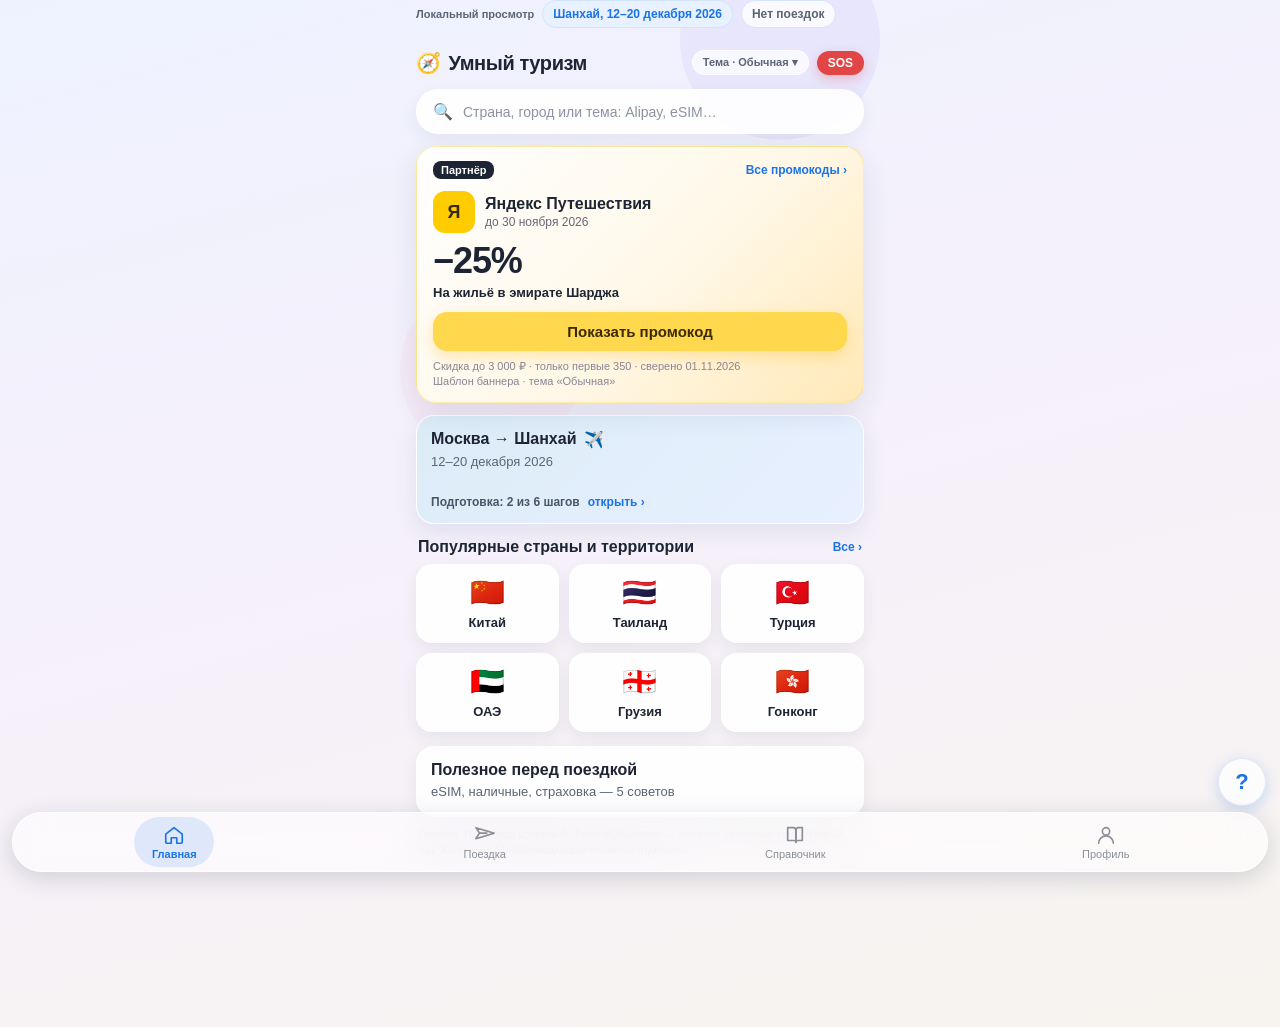
<file: miniapp/index.html>
<!DOCTYPE html>
<html lang="ru">
<head>
  <meta charset="UTF-8">
  <meta name="viewport" content="width=device-width, initial-scale=1, viewport-fit=cover">
  <meta name="theme-color" content="#f3f1ea">
  <title>Умный туризм</title>
  <link rel="preconnect" href="https://fonts.googleapis.com">
  <link rel="preconnect" href="https://fonts.gstatic.com" crossorigin>
  <link href="https://fonts.googleapis.com/css2?family=Manrope:wght@500;600;700;800&display=swap" rel="stylesheet">
  <link rel="stylesheet" href="./styles.css">
  <link rel="stylesheet" href="./shell.css">
  <script src="https://telegram.org/js/telegram-web-app.js"></script>
  <script>
    (function () {
      var theme = new URLSearchParams(location.search).get("theme");
      if (!theme) return;
      var dark = theme === "dark";
      document.documentElement.dataset.theme = dark ? "dark" : "light";
      var live = window.Telegram && window.Telegram.WebApp && window.Telegram.WebApp.initData;
      if (live) return;
      var lightParams = {
        bg_color: "#ffffff",
        secondary_bg_color: "#f4f4f5",
        text_color: "#222222",
        hint_color: "#707579",
        link_color: "#2481cc",
        button_color: "#2481cc",
        button_text_color: "#ffffff",
        header_bg_color: "#ffffff",
        section_bg_color: "#ffffff",
        bottom_bar_bg_color: "#ffffff"
      };
      var darkParams = {
        bg_color: "#17212b",
        secondary_bg_color: "#232e3c",
        text_color: "#f5f5f5",
        hint_color: "#708499",
        link_color: "#6ab2f2",
        button_color: "#5288c1",
        button_text_color: "#ffffff",
        header_bg_color: "#17212b",
        section_bg_color: "#17212b",
        bottom_bar_bg_color: "#17212b"
      };
      window.Telegram = window.Telegram || {};
      window.Telegram.WebApp = {
        colorScheme: dark ? "dark" : "light",
        themeParams: dark ? darkParams : lightParams,
        initData: "",
        initDataUnsafe: {},
        ready: function () {},
        expand: function () {},
        onEvent: function () {},
        offEvent: function () {},
        setHeaderColor: function () {},
        setBackgroundColor: function () {},
        openLink: function (url) { window.open(url, "_blank", "noopener"); },
        BackButton: (function () {
          var handlers = [];
          return {
            show: function () { document.documentElement.dataset.tgBack = "1"; },
            hide: function () { document.documentElement.dataset.tgBack = "0"; },
            onClick: function (fn) { handlers.push(fn); },
            offClick: function (fn) { handlers = handlers.filter(function (item) { return item !== fn; }); },
            click: function () { handlers.slice().forEach(function (fn) { fn(); }); }
          };
        })()
      };
    })();
  </script>
</head>
<body>
  <div id="app" class="app"><p class="boot">Открываем Умный туризм…</p></div>
  <script type="module" src="./js/main.js"></script>
</body>
</html>
</file>
<file: miniapp/styles.css>
:root {
  --bg: #f3f1ea;
  --elev: #fffdf8;
  --text: #1c231f;
  --hint: #5e675f;
  --line: rgba(28, 35, 31, 0.1);
  --accent: #28402f;
  --accent-text: #f7f5ef;
  --link: #1d4e89;
  --header: #f3f1ea;
  --nav: rgba(243, 241, 234, 0.94);
  --chip: #efeae0;
  --green: #1f7a45;
  --yellow: #9a6700;
  --red: #b42318;
  --black: #3f3f46;
  --gap: #5c6b73;
  --shadow: 0 12px 32px rgba(24, 42, 30, 0.06);
  color-scheme: light;
  font-family: Manrope, "Segoe UI", Roboto, "Noto Sans", sans-serif;
  background: var(--bg);
  color: var(--text);
}

html[data-theme="dark"] {
  --bg: #0e1412;
  --elev: #17211c;
  --text: #f3f1ea;
  --hint: #b4c0b8;
  --line: rgba(243, 241, 234, 0.12);
  --accent: #d7b56d;
  --accent-text: #1c1608;
  --link: #9ecbff;
  --header: #0e1412;
  --nav: rgba(14, 20, 18, 0.94);
  --chip: #24302a;
  --green: #8fd0a8;
  --yellow: #f3d48a;
  --red: #ffb4ab;
  --black: #d4d4d8;
  --gap: #b7c6cf;
  --shadow: 0 12px 32px rgba(0, 0, 0, 0.28);
  color-scheme: dark;
}

* { box-sizing: border-box; }
html, body { margin: 0; min-height: 100%; }
body {
  background: var(--bg);
  color: var(--text);
}
button, input, textarea { font: inherit; color: inherit; }
button { cursor: pointer; }
a { color: var(--link); }

.app { min-height: 100dvh; }
.shell {
  width: min(480px, 100%);
  margin: 0 auto;
  min-height: 100dvh;
  display: flex;
  flex-direction: column;
}
.boot, .failed {
  padding: 32px 20px;
  color: var(--hint);
}

.header {
  position: sticky;
  top: 0;
  z-index: 5;
  display: flex;
  align-items: center;
  gap: 8px;
  min-height: 60px;
  padding: calc(8px + env(safe-area-inset-top)) 12px 8px;
  background: color-mix(in srgb, var(--header) 92%, transparent);
  backdrop-filter: blur(16px);
}
.header-title {
  flex: 1;
  min-width: 0;
  margin: 0;
  font-size: 18px;
  line-height: 1.25;
  font-weight: 700;
  display: -webkit-box;
  -webkit-line-clamp: 2;
  -webkit-box-orient: vertical;
  overflow: hidden;
  overflow-wrap: anywhere;
}
.icon-btn, .tick {
  width: 40px;
  height: 40px;
  border: 0;
  border-radius: 14px;
  background: var(--chip);
  color: var(--text);
  display: grid;
  place-items: center;
  flex: 0 0 auto;
}
.ico { width: 22px; height: 22px; display: block; }
.search-input {
  flex: 1;
  min-width: 0;
  min-height: 42px;
  border-radius: 14px;
  border: 1px solid var(--line);
  background: var(--elev);
  padding: 0 14px;
}

.content {
  flex: 1;
  min-width: 0;
  padding: 8px 16px 112px;
}
.screen h2, .onboard h2, .block h2, .sheet h2 {
  margin: 0 0 8px;
  font-size: 28px;
  line-height: 1.15;
  letter-spacing: -0.03em;
}
.eyebrow {
  margin: 0 0 6px;
  color: var(--accent);
  font-size: 13px;
  font-weight: 700;
  letter-spacing: 0.02em;
}
.lead, .hint, .fact-meta, .source, .stage {
  color: var(--hint);
}
.lead { margin: 0 0 16px; line-height: 1.45; }
.hint { margin: 0; font-size: 13px; line-height: 1.4; }
.lead, .hint, .fact-text, .route-copy, .ticket-copy, .policy, .note li {
  overflow-wrap: break-word;
}
.stack, .section-grid { display: grid; gap: 10px; }
.section-grid { grid-template-columns: minmax(0, 1fr) minmax(0, 1fr); }

.choice, .country-card, .section-tile, .instruction-card, .search-hit {
  width: 100%;
  min-width: 0;
  text-align: left;
  border: 1px solid var(--line);
  background: var(--elev);
  border-radius: 18px;
  padding: 14px 16px;
  display: flex;
  align-items: center;
  justify-content: space-between;
  gap: 10px;
  box-shadow: var(--shadow);
}
.choice.is-on, .chip.is-on {
  border-color: var(--accent);
  background: color-mix(in srgb, var(--accent) 14%, var(--elev));
}
.choice-extra, .flag { font-size: 18px; }
.country-card, .section-tile, .instruction-card, .search-hit {
  justify-content: flex-start;
  align-items: flex-start;
}
.country-card strong, .section-tile strong, .instruction-card strong, .search-hit strong {
  display: block;
  font-size: 16px;
}
.search-hit strong {
  display: -webkit-box;
  -webkit-line-clamp: 3;
  -webkit-box-orient: vertical;
  overflow: hidden;
}
.section-index {
  width: 28px;
  height: 28px;
  border-radius: 10px;
  display: grid;
  place-items: center;
  background: var(--chip);
  font-weight: 700;
  flex: 0 0 auto;
}
.section-copy { min-width: 0; }
.section-copy strong,
.section-copy .hint {
  overflow-wrap: anywhere;
  hyphens: auto;
}
.flag { font-size: 28px; line-height: 1; }

.primary, .ghost, .tickets {
  min-height: 48px;
  max-width: 100%;
  border-radius: 16px;
  padding: 0 16px;
  font-weight: 700;
  display: inline-flex;
  align-items: center;
  justify-content: center;
  text-decoration: none;
}
.primary, .tickets {
  border: 0;
  background: var(--accent);
  color: var(--accent-text);
}
.primary.is-off, .primary:disabled, .ghost:disabled {
  opacity: 0.45;
  cursor: default;
}
.ghost {
  border: 1px solid var(--line);
  background: transparent;
  color: var(--text);
}
.wide { width: 100%; margin-top: 8px; }
.text-btn {
  border: 0;
  background: transparent;
  color: var(--link);
  padding: 8px 0;
  font-weight: 700;
}
.form-error { color: var(--red); font-weight: 700; }

.dates { display: grid; grid-template-columns: minmax(0, 1fr) minmax(0, 1fr); gap: 10px; margin: 14px 0; }
.dates label { display: grid; gap: 6px; min-width: 0; font-size: 13px; color: var(--hint); font-weight: 700; }
.dates input { width: 100%; min-width: 0; }
.dates input, textarea {
  min-height: 46px;
  border-radius: 14px;
  border: 1px solid var(--line);
  background: var(--elev);
  padding: 10px 12px;
}
textarea { width: 100%; min-height: 110px; resize: vertical; }
.consent {
  width: 100%;
  display: flex;
  gap: 10px;
  text-align: left;
  border: 1px solid var(--line);
  background: var(--elev);
  border-radius: 18px;
  padding: 12px;
  line-height: 1.4;
}
.consent .tick, .check > .tick {
  width: 28px;
  height: 28px;
  border-radius: 9px;
  border: 1.5px solid var(--line);
  background: var(--bg);
  display: grid;
  place-items: center;
  flex: 0 0 auto;
}
.consent.is-on .tick, .check.is-done > .tick {
  background: var(--accent);
  color: var(--accent-text);
  border-color: var(--accent);
}
.onboard-actions, .step-nav {
  display: flex;
  gap: 8px;
  margin-top: 16px;
}
.onboard-actions .primary, .step-nav .primary, .onboard-actions .ghost, .step-nav .ghost { flex: 1; }

.hero-trip, .ticket, .fact, .note, .block {
  background: var(--elev);
  border: 1px solid var(--line);
  border-radius: 22px;
  padding: 16px;
  box-shadow: var(--shadow);
}
.hero-trip { margin-bottom: 12px; }
.hero-trip h2 { font-size: 30px; }
.ticket { margin-bottom: 14px; }
.ticket h2 { font-size: 24px; }
.iata {
  margin: 0 0 10px;
  letter-spacing: 0.12em;
  font-size: 12px;
  font-weight: 700;
  color: var(--hint);
}
.ticket-rule {
  border-top: 1px dashed color-mix(in srgb, var(--text) 28%, transparent);
  margin: 12px 0;
}
.ticket-copy, .route-copy, .fact-text, .policy {
  white-space: pre-wrap;
  line-height: 1.45;
}
.airline-fold { margin: 4px 0 8px; min-width: 0; }
.airline-fold summary {
  display: flex;
  align-items: center;
  justify-content: space-between;
  gap: 8px;
  min-height: 44px;
  cursor: pointer;
  font-weight: 700;
  list-style: none;
}
.airline-fold summary::-webkit-details-marker { display: none; }
.airline-fold summary::after {
  content: "";
  width: 8px;
  height: 8px;
  border-right: 2px solid var(--hint);
  border-bottom: 2px solid var(--hint);
  transform: rotate(45deg);
  flex: none;
}
.airline-fold[open] summary::after { transform: rotate(-135deg); margin-top: 6px; }
.airline-row { display: flex; flex-wrap: wrap; gap: 6px; align-items: center; margin: 0 0 8px; font-weight: 700; min-width: 0; }
.jump {
  display: inline;
  border: 0;
  padding: 0;
  background: transparent;
  color: var(--link);
  font: inherit;
  font-weight: 700;
  text-align: left;
  text-decoration: underline;
  text-underline-offset: 2px;
  cursor: pointer;
}
.dot { color: var(--hint); }
.tickets { width: 100%; margin: 8px 0 12px; }
.chip-row { display: flex; gap: 8px; min-width: 0; overflow-x: auto; padding-bottom: 4px; }
.chip {
  border: 1px solid var(--line);
  background: var(--chip);
  border-radius: 999px;
  padding: 8px 12px;
  white-space: nowrap;
  font-weight: 700;
}
.route-copy { margin-top: 10px; }
.block { margin-top: 8px; box-shadow: none; }
.block-head { display: flex; justify-content: space-between; gap: 12px; align-items: baseline; }
.block h2 { font-size: 22px; }

.order-hint { margin: 0 0 12px; }
.card-summary {
  margin: 0 0 14px;
  padding: 12px 14px;
  border-radius: 18px;
  background: var(--chip);
}
.card-summary p { margin: 0 0 6px; line-height: 1.45; }
.card-summary p:last-child { margin-bottom: 0; }
.card-summary-topic { font-weight: 800; }
.summary-item, .summary-more {
  border: 0;
  padding: 0;
  background: transparent;
  color: var(--link);
  font-weight: 700;
}
.summary-sep { color: var(--hint); }
.section-blurb {
  display: -webkit-box;
  -webkit-line-clamp: 2;
  -webkit-box-orient: vertical;
  overflow: hidden;
  margin-top: 4px;
}
.fact-group {
  margin: 10px 0;
  min-width: 0;
  border: 1px solid var(--line);
  border-radius: 18px;
  background: var(--elev);
  overflow: hidden;
}
.fact-group-toggle {
  width: 100%;
  display: grid;
  grid-template-columns: 16px minmax(0, 1fr) auto;
  column-gap: 8px;
  row-gap: 4px;
  align-items: center;
  padding: 12px 14px;
  border: 0;
  background: transparent;
  text-align: left;
}
.fact-group-toggle .chevron {
  grid-column: 1;
  grid-row: 1;
  justify-self: center;
  width: 8px;
  height: 8px;
  border-right: 2px solid var(--hint);
  border-bottom: 2px solid var(--hint);
  transform: rotate(-45deg);
}
.fact-group-toggle[aria-expanded="true"] .chevron {
  transform: rotate(45deg);
  margin-top: -4px;
}
.fact-group-name {
  grid-column: 2;
  grid-row: 1;
  font-weight: 800;
  overflow-wrap: anywhere;
}
.fact-group-count {
  grid-column: 3;
  grid-row: 1;
  color: var(--hint);
  font-weight: 700;
}
.zone-mix {
  grid-column: 2 / span 2;
  grid-row: 2;
  display: flex;
  flex-wrap: wrap;
  gap: 6px 8px;
}
.zone-pill {
  display: inline-flex;
  align-items: center;
  gap: 4px;
  font-size: 12px;
  font-weight: 700;
  color: var(--hint);
}
.fact-group-summary {
  grid-column: 1 / -1;
  grid-row: 3;
  color: var(--hint);
  font-size: 13px;
  font-weight: 600;
  white-space: nowrap;
  overflow: hidden;
  text-overflow: ellipsis;
}
.fact-group-body { padding: 0 12px 8px; }
.fact-group-body[hidden], .fact-details[hidden] { display: none; }
.fact-group-toggle:focus-visible, .fact-key:focus-visible, .summary-item:focus-visible, .summary-more:focus-visible {
  outline: 2px solid var(--accent);
  outline-offset: 2px;
}
.instruction-block:empty { display: none; }
.instruction-block .instruction-card { margin-top: 12px; }
.fact {
  margin: 10px 0;
  border-left: 4px solid var(--zone, var(--hint));
}
.fact[data-zone="green"] { --zone: var(--green); }
.fact[data-zone="yellow"] { --zone: var(--yellow); }
.fact[data-zone="red"], .fact[data-zone="advice-unsupported"] { --zone: var(--red); }
.fact[data-zone="black"] { --zone: var(--black); }
.fact[data-zone="gap"] { --zone: var(--gap); }
.fact.is-unverified { background: color-mix(in srgb, var(--red) 8%, var(--elev)); }
.fact-top { display: flex; flex-wrap: wrap; gap: 6px 8px; align-items: center; margin-bottom: 8px; font-size: 12px; font-weight: 700; }
.zone-dot { width: 8px; height: 8px; border-radius: 99px; background: var(--zone, var(--hint)); }
.community-badge {
  display: inline-flex;
  align-items: baseline;
  gap: 6px;
  padding: 2px 8px;
  border-radius: 99px;
  background: #e7f6ee;
  color: #0b6b3a;
  font-size: 11px;
  font-weight: 700;
}
.community-badge small { font-weight: 600; color: #146b3a; }
.fact-actions, .queue-card { display: flex; flex-wrap: wrap; gap: 8px; }
.queue-card {
  flex-direction: column;
  border: 1px solid var(--line);
  border-radius: 16px;
  padding: 12px;
  margin-bottom: 12px;
}
.field { display: grid; gap: 6px; margin: 10px 0; font-size: 13px; font-weight: 700; color: var(--hint); }
.field input, .field select, .field textarea { width: 100%; }
.helped { font-weight: 700; }
.zone-dot[data-zone="green"] { background: var(--green); }
.zone-dot[data-zone="yellow"] { background: var(--yellow); }
.zone-dot[data-zone="red"] { background: var(--red); }
.zone-dot[data-zone="black"] { background: var(--black); }
.zone-name { color: var(--zone, var(--text)); }
.fact-key {
  width: 100%;
  display: flex;
  gap: 8px;
  align-items: flex-start;
  border: 0;
  background: transparent;
  padding: 0;
  text-align: left;
  font-weight: 600;
}
.fact-key .fact-text { flex: 1; min-width: 0; margin: 0; }
.fact-details { margin-top: 8px; }
.fact-text { margin: 0 0 8px; }
.fact-group .fact { box-shadow: none; }
.source { margin: 0; font-size: 13px; }
.source a + a { margin-left: 10px; }
.partner-line { margin: 4px 0 0; }
.partner-note {
  display: inline-block;
  font-size: 11px;
  font-weight: 700;
  letter-spacing: 0.01em;
  color: var(--hint);
}
.partner-row {
  display: flex;
  flex-wrap: wrap;
  gap: 8px 10px;
  align-items: baseline;
  margin-top: 12px;
  padding-top: 10px;
  border-top: 1px solid var(--line);
}
.partner-row a { font-weight: 700; }
.check { display: flex; gap: 10px; align-items: flex-start; margin: 8px 0; }
.check .fact { flex: 1; min-width: 0; margin: 0; box-shadow: none; }
.check.is-done .fact-text { opacity: 0.72; }

.progress { height: 6px; border-radius: 99px; background: var(--chip); overflow: hidden; margin: 8px 0; }
.progress span { display: block; height: 100%; background: var(--accent); }
.step-count { margin: 0; font-size: 20px; font-weight: 800; letter-spacing: -0.03em; }
.stage { margin: 8px 0; font-weight: 700; }
.note { margin-top: 12px; }
.note ul, .screen ul { margin: 8px 0 0; padding-left: 18px; }
.instruction-card { margin-bottom: 12px; flex-direction: column; }

.nav {
  position: fixed;
  left: 50%;
  bottom: 0;
  transform: translateX(-50%);
  width: min(480px, 100%);
  display: grid;
  grid-template-columns: repeat(4, minmax(0, 1fr));
  gap: 2px;
  padding: 6px 8px calc(8px + env(safe-area-inset-bottom));
  background: var(--nav);
  border-top: 1px solid var(--line);
  backdrop-filter: blur(16px);
  z-index: 6;
}
.nav button {
  border: 0;
  background: transparent;
  color: var(--hint);
  display: grid;
  justify-items: center;
  gap: 2px;
  min-width: 0;
  min-height: 52px;
  font-size: 11px;
  font-weight: 700;
}
.nav button span { max-width: 100%; overflow-wrap: anywhere; }
.nav button[aria-current="page"] { color: var(--accent); }

.sheet-back {
  position: fixed;
  inset: 0;
  background: rgba(0, 0, 0, 0.42);
  z-index: 8;
  display: grid;
  align-items: end;
}
.sheet {
  width: min(480px, 100%);
  margin: 0 auto;
  background: var(--elev);
  color: var(--text);
  border-radius: 24px 24px 0 0;
  padding: 18px 16px calc(18px + env(safe-area-inset-bottom));
  max-height: min(86dvh, 720px);
  overflow: auto;
}
.policy { font: inherit; white-space: pre-wrap; line-height: 1.45; }
.toast {
  position: fixed;
  left: 50%;
  bottom: calc(84px + env(safe-area-inset-bottom));
  transform: translateX(-50%);
  width: min(440px, calc(100% - 24px));
  margin: 0;
  padding: 12px 14px;
  border-radius: 14px;
  background: var(--text);
  color: var(--bg);
  z-index: 9;
  font-weight: 700;
}
.sos { padding-top: 24px; }
.intro-dots { display: flex; gap: 6px; margin: 4px 0 14px; }
.intro-dots span { width: 8px; height: 8px; border-radius: 99px; background: var(--line); }
.intro-dots span.is-on { background: var(--accent); }
.intro-actions { flex-direction: column; }
.intro-actions .primary, .intro-actions .ghost { flex: none; width: 100%; }
.screen ul.intro-list {
  list-style: none;
  margin: 0 0 14px;
  padding: 0;
  display: grid;
  gap: 8px;
}
.intro-list li {
  margin: 0;
  padding: 12px 14px;
  border-radius: 16px;
  background: var(--elev);
  border: 1px solid var(--line);
  line-height: 1.35;
}
.intro-soon { display: flex; align-items: flex-start; gap: 8px; }
.soon {
  flex: none;
  margin-top: 1px;
  padding: 2px 7px;
  border-radius: 999px;
  background: var(--chip);
  color: var(--hint);
  font-size: 11px;
  font-weight: 700;
  line-height: 1.35;
}
.intro-fine { margin: 0; font-size: 12px; line-height: 1.4; color: var(--hint); }
.screen ul.intro-zones {
  list-style: none;
  margin: 0 0 14px;
  padding: 0;
  display: grid;
  gap: 8px;
}
.intro-zones li {
  display: flex;
  align-items: flex-start;
  gap: 10px;
  margin: 0;
  min-width: 0;
  padding: 12px 14px;
  border-radius: 16px;
  background: var(--elev);
  border: 1px solid var(--line);
  line-height: 1.35;
  overflow-wrap: anywhere;
}
.zone-marks { display: flex; gap: 4px; flex: none; margin-top: 6px; }

:focus-visible { outline: 2px solid var(--accent); outline-offset: 2px; }
@media (prefers-reduced-motion: reduce) {
  * { scroll-behavior: auto !important; transition: none !important; }
}
</file>
<file: miniapp/shell.css>
/* Точки легенды, 24.11.2026:
   зелёная — официальный источник
   жёлтая — неофициальный / свой замер / ещё не сверено
   красная — риск */
:root {
  --ut-ink: #1d2433;
  --ut-muted: #5b6475;
  --ut-faint: #8a93a3;
  --ut-blue: #1a73e8;
  --ut-sos: #e24545;
  --ut-line: rgba(255, 255, 255, 0.95);
  --ut-radius: 18px;
  --ut-pad: 16px;
  --ut-bottom: 170px;
  --ut-font: -apple-system, BlinkMacSystemFont, "Segoe UI", sans-serif;
  --ut-zone-green: #50ab80;
  --ut-zone-yellow: #d0a33c;
  --ut-zone-red: #e24545;
  --ut-column: 480px;
}

html:has(body.ut-shell),
body.ut-shell {
  overflow-x: hidden;
}

body.ut-shell {
  background: linear-gradient(165deg, #eef2ff 0%, #f5f0fa 48%, #f7f4ef 100%);
  color: var(--ut-ink);
  font-family: var(--ut-font);
}

.ut-app {
  position: relative;
  width: min(100%, var(--ut-column));
  margin: 0 auto;
  min-height: 100dvh;
  padding-bottom: 170px;
  padding-bottom: calc(170px + env(safe-area-inset-bottom, 0px));
  color: var(--ut-ink);
  font-family: var(--ut-font);
  overflow-wrap: anywhere;
}

.ut-bubbles { pointer-events: none; }
.ut-bubbles span {
  position: absolute;
  border-radius: 50%;
  pointer-events: none;
}
.ut-bubbles span:first-child {
  top: -60px;
  right: 0;
  width: 200px;
  height: 200px;
  background: rgba(122, 99, 255, 0.08);
}
.ut-bubbles span:last-child {
  top: 280px;
  left: 0;
  width: 180px;
  height: 180px;
  background: rgba(255, 120, 160, 0.06);
}

.ut-main { position: relative; z-index: 1; }

.ut-header {
  display: flex;
  align-items: center;
  justify-content: space-between;
  gap: 8px;
  padding: calc(14px + env(safe-area-inset-top, 0px)) 16px 8px;
}
.ut-brand, .ut-h1 {
  margin: 0;
  display: flex;
  align-items: center;
  gap: 8px;
  font-size: 20px;
  font-weight: 800;
  letter-spacing: -0.02em;
  line-height: 1.2;
}
.ut-header-tools { display: flex; align-items: center; gap: 8px; }
.ut-theme, .ut-sos, .ut-linkish, .ut-inline-link, .ut-replay, .ut-chip, .ut-primary, .ut-secondary,
.ut-country, .ut-row, .ut-useful, .ut-trip, .ut-promo-btn, .ut-nav-btn, .ut-support, .ut-toast-go, .ut-toast-x,
.ut-sheet-cancel, .ut-sheet-ok, .ut-privacy-btn, .ut-back, .ut-demo button,
.ut-tile, .ut-opt, .ut-more, .ut-flight-del, .ut-check {
  font: inherit;
  cursor: pointer;
}
.ut-theme {
  border: 1px solid rgba(255, 255, 255, 0.9);
  background: rgba(255, 255, 255, 0.7);
  color: var(--ut-muted);
  border-radius: 14px;
  padding: 5px 10px;
  font-size: 11px;
  font-weight: 600;
  backdrop-filter: blur(8px);
}
.ut-sos {
  border: 0;
  color: #fff;
  background: var(--ut-sos);
  border-radius: 14px;
  padding: 5px 11px;
  font-size: 12px;
  font-weight: 700;
  box-shadow: 0 4px 12px rgba(226, 69, 69, 0.28);
}
.ut-back {
  border: 0;
  background: transparent;
  color: inherit;
  padding: 0 4px 0 0;
  font-size: 22px;
  font-weight: 500;
  line-height: 1;
}

.ut-search {
  display: flex;
  align-items: center;
  gap: 8px;
  margin: 6px 16px 12px;
  padding: 12px 16px;
  border-radius: 22px;
  border: 1px solid rgba(255, 255, 255, 0.95);
  background: rgba(255, 255, 255, 0.88);
  box-shadow: 0 6px 18px rgba(40, 50, 90, 0.06);
  color: var(--ut-faint);
}
.ut-search input {
  flex: 1;
  min-width: 0;
  border: 0;
  background: transparent;
  color: var(--ut-ink);
  font: inherit;
  font-size: 14px;
  outline: none;
}
.ut-search input::placeholder { color: var(--ut-faint); }

.ut-demo {
  display: flex;
  flex-wrap: wrap;
  align-items: center;
  gap: 8px;
  margin: 0 16px 8px;
  position: relative;
  z-index: 1;
}
.ut-demo span { font-size: 11px; color: var(--ut-muted); font-weight: 600; }
.ut-demo button {
  border: 1px solid #d4e4fb;
  background: rgba(255, 255, 255, 0.8);
  color: var(--ut-muted);
  border-radius: 14px;
  padding: 6px 10px;
  font-size: 12px;
  font-weight: 600;
}
.ut-demo button[aria-pressed="true"] {
  background: #e8f1ff;
  color: var(--ut-blue);
}

.ut-notice {
  margin: 0 16px 10px;
  padding: 10px 12px;
  border-radius: 14px;
  background: #e8f1ff;
  color: var(--ut-ink);
  font-size: 13px;
  line-height: 1.4;
}

.ut-promo {
  position: relative;
  overflow: hidden;
  margin: 0 16px 12px;
  padding: 14px 16px 12px;
  border-radius: 20px;
  border: 1px solid rgba(255, 216, 77, 0.45);
  background: linear-gradient(135deg, #fff 0%, #fff8e8 55%, #ffe9b8 100%);
  box-shadow: 0 10px 28px rgba(40, 50, 90, 0.1);
}
.ut-promo-top, .ut-section-head, .ut-trip-top, .ut-trip-foot {
  display: flex;
  justify-content: space-between;
  align-items: center;
  gap: 8px;
}
.ut-partner {
  font-size: 11px;
  font-weight: 700;
  color: #fff;
  background: var(--ut-ink);
  border-radius: 8px;
  padding: 3px 8px;
}
.ut-linkish, .ut-inline-link {
  border: 0;
  background: transparent;
  color: var(--ut-blue);
  font-size: 12px;
  font-weight: 600;
  padding: 0;
}
.ut-trip .ut-inline-link { display: block; margin-top: 10px; text-align: left; }
.ut-promo-brand { display: flex; align-items: center; gap: 10px; margin-top: 12px; }
.ut-promo-brand > span:first-child {
  width: 42px;
  height: 42px;
  border-radius: 12px;
  display: flex;
  align-items: center;
  justify-content: center;
  background: #ffcc00;
  color: #3b2a00;
  font-weight: 800;
  font-size: 18px;
}
.ut-promo-brand b { display: block; font-size: 16px; }
.ut-promo-brand small { display: block; color: #6b6477; font-size: 12px; margin-top: 2px; }
.ut-promo-value { margin: 10px 0 0; font-size: 36px; font-weight: 800; letter-spacing: -0.03em; line-height: 1; }
.ut-promo-line { margin: 6px 0 0; font-size: 13px; font-weight: 600; }
.ut-promo-btn {
  display: block;
  width: 100%;
  margin-top: 12px;
  border: 0;
  border-radius: 14px;
  padding: 11px;
  background: #ffd84d;
  color: #3b2a00;
  font-weight: 800;
  font-size: 15px;
  box-shadow: 0 6px 16px rgba(255, 180, 0, 0.28);
}
.ut-code { margin: 10px 0 0; font-size: 14px; font-weight: 800; letter-spacing: 0.04em; }
.ut-fine, .ut-disclaimer, .ut-caption {
  color: #8a8494;
  font-size: 11px;
  line-height: 1.4;
}
.ut-fine { margin: 8px 0 0; }
.ut-disclaimer { margin: 10px 18px 0; color: #9aa1ad; }
.ut-caption { margin: 8px 16px 14px; text-align: center; color: #697488; }

.ut-trip, .ut-empty, .ut-useful, .ut-row, .ut-privacy, .ut-panel, .ut-slot {
  border: 1px solid rgba(255, 255, 255, 0.95);
  background: rgba(255, 255, 255, 0.92);
  box-shadow: 0 6px 16px rgba(40, 50, 90, 0.07);
}
.ut-trip {
  display: flex;
  flex-direction: column;
  width: calc(100% - 32px);
  margin: 0 16px 14px;
  padding: 14px;
  border-radius: 18px;
  text-align: left;
  color: inherit;
  background: linear-gradient(135deg, #dcecf7 0%, #e8f0ff 100%);
  box-shadow: 0 8px 22px rgba(40, 80, 140, 0.1);
}
.ut-trip-static { cursor: default; }
.ut-trip b, .ut-empty b, .ut-useful b { font-size: 16px; font-weight: 800; }
.ut-trip-dates, .ut-empty p, .ut-useful span, .ut-lead, .ut-note, .ut-row-text, .ut-hint {
  color: var(--ut-muted);
  font-size: 13px;
  line-height: 1.4;
  font-weight: 400;
}
.ut-trip-dates { margin-top: 4px; }
.ut-track {
  display: block;
  height: 7px;
  margin-top: 10px;
  border-radius: 4px;
  background: rgba(255, 255, 255, 0.75);
  overflow: hidden;
}
.ut-track span {
  display: block;
  height: 7px;
  border-radius: 4px;
  background: linear-gradient(90deg, #4d7ecb, #7aa0e0);
}
.ut-trip-foot, .ut-progress {
  margin-top: 7px;
  font-size: 12px;
  font-weight: 600;
  color: #4a5568;
}
.ut-trip-foot span:last-child { color: var(--ut-blue); }
.ut-empty {
  margin: 0 16px 14px;
  padding: 14px;
  border-radius: 18px;
}
.ut-empty p { margin: 6px 0 0; }
.ut-primary, .ut-secondary {
  display: block;
  width: calc(100% - 32px);
  margin: 12px 16px 0;
  border-radius: 14px;
  padding: 12px 14px;
  text-align: center;
  font-size: 15px;
  font-weight: 700;
}
.ut-primary {
  border: 0;
  color: #fff;
  background: var(--ut-blue);
  box-shadow: 0 6px 16px rgba(26, 115, 232, 0.14);
}
.ut-primary.is-idle {
  background: #9bb8e8;
  box-shadow: none;
}
.ut-empty .ut-primary, .ut-form .ut-primary, .ut-save { width: 100%; margin: 12px 0 0; }
.ut-save { margin: 16px 16px 0; width: calc(100% - 32px); }
.ut-secondary {
  border: 1px solid #dce4f5;
  background: rgba(255, 255, 255, 0.7);
  color: var(--ut-blue);
}

.ut-section-head { margin: 0 18px 8px; }
.ut-section-head b { font-size: 16px; }
.ut-countries {
  display: grid;
  grid-template-columns: repeat(3, minmax(0, 1fr));
  gap: 10px;
  padding: 0 16px;
}
.ut-country {
  border: 1px solid rgba(255, 255, 255, 0.95);
  background: rgba(255, 255, 255, 0.92);
  border-radius: 16px;
  padding: 12px 8px;
  text-align: center;
  box-shadow: 0 6px 16px rgba(40, 50, 90, 0.07);
  color: inherit;
}
.ut-flag { display: block; font-size: 28px; line-height: 1.15; }
.ut-country b { display: block; margin-top: 6px; font-size: 13px; }
.ut-useful {
  display: flex;
  flex-direction: column;
  align-items: flex-start;
  width: calc(100% - 32px);
  margin: 14px 16px 0;
  padding: 14px;
  border-radius: 18px;
  text-align: left;
  color: inherit;
}
.ut-useful span { margin-top: 4px; }
.ut-pad { padding: 0 16px; }
.ut-muted { color: var(--ut-muted); font-size: 13px; }
.ut-lead { margin: 0 16px 12px; }
.ut-note { margin: 0 16px; }

.ut-tiles {
  display: grid;
  grid-template-columns: repeat(2, minmax(0, 1fr));
  gap: 12px;
  padding: 0 16px;
}
.ut-tile {
  position: relative;
  min-width: 0;
  min-height: 115px;
  border-radius: 18px;
  padding: 13px 12px 30px;
  border: 1px solid rgba(255, 255, 255, 0.8);
  box-shadow: 0 6px 16px rgba(40, 50, 90, 0.07);
}
button.ut-tile {
  width: 100%;
  color: inherit;
  text-align: left;
}
.ut-tile b { display: block; font-size: 14px; line-height: 1.25; padding-right: 22px; }
.ut-tile p { margin: 6px 0 0; font-size: 12px; line-height: 1.4; color: var(--ut-muted); }
.ut-tile-icon { position: absolute; right: 11px; top: 12px; font-size: 17px; }
.ut-checked {
  position: absolute;
  right: 12px;
  bottom: 10px;
  left: 12px;
  display: flex;
  align-items: center;
  gap: 5px;
  font-size: 10px;
  color: #778194;
}

.ut-dot {
  width: 6px;
  height: 6px;
  border-radius: 50%;
  display: inline-block;
  flex: none;
}
.ut-dot-green { background: var(--ut-zone-green); }
.ut-dot-yellow { background: var(--ut-zone-yellow); }
.ut-dot-red { background: var(--ut-zone-red); }
.ut-legend {
  display: flex;
  flex-wrap: wrap;
  align-items: center;
  gap: 5px 8px;
  margin: 2px 16px 8px;
  font-size: 11px;
  color: #778194;
  line-height: 1.35;
}
.ut-row .ut-dot { margin-left: 6px; }

.ut-row {
  display: flex;
  justify-content: space-between;
  align-items: center;
  gap: 10px;
  width: calc(100% - 32px);
  margin: 6px 16px;
  padding: 12px 14px;
  border-radius: 16px;
  text-align: left;
  color: inherit;
}
.ut-row-title { display: block; font-size: 15px; font-weight: 700; line-height: 1.3; }
.ut-row-text, .ut-hint, .ut-linkish-text { display: block; margin-top: 3px; }
.ut-hint { font-size: 11px; color: var(--ut-faint); }
.ut-linkish-text { color: var(--ut-blue); font-size: 12px; font-weight: 600; }
.ut-chev { color: #9aa3b2; font-size: 18px; }
.ut-replay {
  margin: 0 16px 10px;
  border: 1px solid #d4e4fb;
  background: #e8f1ff;
  color: var(--ut-blue);
  border-radius: 14px;
  padding: 7px 12px;
  font-size: 13px;
  font-weight: 600;
}
.ut-fold { margin: 0; }
.ut-fold > summary {
  display: flex;
  justify-content: space-between;
  align-items: center;
  gap: 10px;
  margin: 6px 16px 2px;
  padding: 4px 0;
  font-size: 12px;
  color: #778194;
  font-weight: 700;
  cursor: pointer;
  list-style: none;
}
.ut-fold > summary::-webkit-details-marker { display: none; }
.ut-twist {
  width: 16px;
  height: 16px;
  position: relative;
  color: #9aa3b2;
}
.ut-twist:before {
  content: "";
  position: absolute;
  top: 3px;
  left: 5px;
  width: 7px;
  height: 7px;
  border-right: 2px solid currentColor;
  border-bottom: 2px solid currentColor;
  transform: rotate(-45deg);
}
.ut-fold[open] > summary .ut-twist:before { top: 4px; left: 4px; transform: rotate(45deg); }

.ut-label, .ut-group-label { margin: 12px 16px 0; font-size: 12px; color: var(--ut-muted); }
.ut-group-label { font-weight: 700; }
.ut-chips { display: flex; flex-wrap: wrap; gap: 6px; margin: 7px 16px 0; }
.ut-chip {
  border: 1px solid #dce4ef;
  background: rgba(255, 255, 255, 0.6);
  color: var(--ut-muted);
  border-radius: 12px;
  padding: 8px 10px;
  font-size: 11px;
}
.ut-chip.is-on { color: var(--ut-blue); background: #e8f1ff; border-color: #bcd4fb; }
.ut-panel { margin: 10px 16px 0; padding: 0 14px; border-radius: 18px; }
.ut-pay-item { padding: 8px 0; border-bottom: 1px solid #e2e5ef; }
.ut-pay-item:last-child { border-bottom: 0; }
.ut-pay-item b {
  display: -webkit-box;
  -webkit-box-orient: vertical;
  -webkit-line-clamp: 2;
  overflow: hidden;
  font-size: 14px;
  line-height: 1.35;
  overflow-wrap: anywhere;
}
.ut-pay-item.is-open b { display: block; -webkit-line-clamp: unset; }
.ut-pay-item span { display: block; margin-top: 2px; font-size: 11px; color: #697488; }
.ut-pay-open {
  display: block;
  width: 100%;
  padding: 0;
  border: 0;
  background: transparent;
  text-align: left;
  color: inherit;
}
.ut-pay-empty { margin: 0; padding: 12px 0; font-size: 13px; color: #697488; line-height: 1.45; }
.ut-form { margin: 0 16px; }
.ut-form label { display: block; margin-top: 10px; font-size: 12px; color: var(--ut-muted); }
.ut-form input {
  display: block;
  width: 100%;
  margin-top: 5px;
  border: 1px solid #e0e5ef;
  border-radius: 12px;
  background: rgba(255, 255, 255, 0.8);
  padding: 10px 12px;
  font: inherit;
  font-size: 13px;
  color: var(--ut-ink);
}
.ut-privacy { margin: 6px 16px; padding: 12px 14px; border-radius: 16px; }
.ut-privacy-btn {
  display: block;
  width: 100%;
  border: 0;
  background: transparent;
  text-align: left;
  padding: 8px 0;
  font-size: 15px;
  font-weight: 700;
  color: var(--ut-ink);
}
.ut-danger { color: #d33; border-top: 1px solid #e8ebf1; margin-top: 4px; padding-top: 10px; }
.ut-slot { margin: 0 16px; padding: 14px; border-radius: 18px; }
.ut-slot .ut-legend { margin: 0 0 8px; }
.ut-slot .ut-lead { margin: 0; }

.ut-support {
  position: fixed;
  right: 14px;
  bottom: 94px;
  bottom: calc(94px + env(safe-area-inset-bottom, 0px));
  z-index: 5;
  box-sizing: border-box;
  width: 48px;
  height: 48px;
  padding: 0;
  border-radius: 50%;
  border: 1px solid #dbe6fb;
  background: rgba(255, 255, 255, 0.78);
  color: var(--ut-blue);
  backdrop-filter: blur(16px);
  -webkit-backdrop-filter: blur(16px);
  box-shadow: 0 4px 14px rgba(26, 115, 232, 0.22);
  display: flex;
  align-items: center;
  justify-content: center;
}
.ut-support-mark {
  display: flex;
  align-items: center;
  justify-content: center;
  width: 100%;
  height: 100%;
  font-size: 22px;
  font-weight: 700;
  line-height: 1;
  text-align: center;
}

.ut-toast {
  position: fixed;
  left: 12px;
  right: 12px;
  bottom: 100px;
  bottom: calc(100px + env(safe-area-inset-bottom, 0px));
  z-index: 6;
  box-sizing: border-box;
  display: flex;
  align-items: center;
  gap: 10px;
  padding: 10px 12px;
  border-radius: 16px;
  background: #1f2329;
  color: #fff;
  box-shadow: 0 6px 20px rgba(0, 0, 0, 0.25);
}
.ut-toast-shot {
  width: 34px;
  height: 46px;
  flex: none;
  border-radius: 6px;
  background: #cfd8e3;
  border: 2px solid #fff;
}
.ut-toast-copy { flex: 1; min-width: 0; font-size: 13px; line-height: 1.3; }
.ut-toast-copy span { display: block; margin-top: 2px; color: #aab; font-size: 11px; }
.ut-toast-go {
  flex: none;
  border: 0;
  border-radius: 16px;
  padding: 8px 12px;
  background: var(--ut-blue);
  color: #fff;
  font-size: 13px;
  font-weight: 600;
}
.ut-toast-x { border: 0; background: transparent; color: #889; font-size: 16px; padding: 4px; }

.ut-nav {
  position: fixed;
  left: 12px;
  right: 12px;
  bottom: 28px;
  bottom: calc(28px + env(safe-area-inset-bottom, 0px));
  z-index: 5;
  box-sizing: border-box;
  height: 60px;
  display: flex;
  justify-content: space-around;
  align-items: center;
  padding: 0 6px;
  border-radius: 30px;
  border: 1px solid rgba(255, 255, 255, 0.75);
  background: rgba(255, 255, 255, 0.58);
  backdrop-filter: blur(18px) saturate(180%);
  -webkit-backdrop-filter: blur(18px) saturate(180%);
  box-shadow: 0 6px 24px rgba(20, 30, 60, 0.16);
}
.ut-nav-btn {
  flex: 1 1 0;
  min-width: 0;
  max-width: 80px;
  height: 50px;
  border: 0;
  border-radius: 25px;
  background: transparent;
  color: #8a8f98;
  display: flex;
  flex-direction: column;
  align-items: center;
  justify-content: center;
  gap: 2px;
  font-size: 11px;
  font-weight: 500;
}
.ut-nav-btn span { max-width: 100%; overflow-wrap: anywhere; }
.ut-nav-btn.is-on {
  color: var(--ut-blue);
  font-weight: 700;
  background: rgba(26, 115, 232, 0.13);
}

.ut-dim {
  position: fixed;
  inset: 0;
  background: rgba(28, 34, 48, 0.32);
  z-index: 6;
}
.ut-sheet {
  position: fixed;
  left: 12px;
  right: 12px;
  bottom: 100px;
  bottom: calc(100px + env(safe-area-inset-bottom, 0px));
  z-index: 7;
  box-sizing: border-box;
  background: #fff;
  border-radius: 20px;
  padding: 18px 16px 16px;
  box-shadow: 0 10px 32px rgba(20, 30, 60, 0.22);
}
.ut-sheet h2 { margin: 0 0 8px; font-size: 17px; font-weight: 800; line-height: 1.3; }
.ut-sheet p { margin: 0 0 8px; font-size: 13px; color: var(--ut-muted); line-height: 1.45; }
.ut-keep { color: var(--ut-ink); font-weight: 600; }
.ut-sheet-btns { display: flex; gap: 8px; }
.ut-sheet-cancel, .ut-sheet-ok {
  flex: 1;
  border: 0;
  border-radius: 14px;
  padding: 13px 10px;
  font-size: 15px;
  font-weight: 700;
}
.ut-sheet-cancel { background: #f1f3f7; color: var(--ut-ink); }
.ut-sheet-ok { background: var(--ut-blue); color: #fff; }

.ut-ctx { margin: 0 16px 14px; font-size: 13px; color: var(--ut-muted); line-height: 1.4; font-weight: 500; }
.ut-seg {
  box-sizing: border-box;
  margin: 0 16px 10px;
  background: rgba(255, 255, 255, 0.81);
  border: 1px solid rgba(255, 255, 255, 0.8);
  border-radius: 16px;
  box-shadow: 0 6px 16px rgba(40, 50, 90, 0.07);
  padding: 12px 14px;
}
.ut-seg-title { font-size: 13px; font-weight: 750; margin: 0 0 8px; }
.ut-cols { display: flex; gap: 8px; min-width: 0; }
.ut-cols > label { flex: 1; min-width: 0; }
.ut-lab { display: block; font-size: 11px; font-weight: 700; color: var(--ut-muted); margin: 0 0 6px; }
.ut-field {
  box-sizing: border-box;
  width: 100%;
  max-width: 100%;
  background: #fff;
  border: 1px solid #e8ebf1;
  border-radius: 12px;
  padding: 11px 12px;
  font: inherit;
  font-size: 15px;
  font-weight: 650;
  color: var(--ut-ink);
  min-height: 44px;
}
.ut-field::placeholder { color: #8a93a3; font-weight: 500; }
.ut-field.is-bad { border-color: #e24a4a; }
.ut-err { margin: 6px 0 0; font-size: 11px; color: #c0392b; font-weight: 600; line-height: 1.35; }
.ut-ver { margin: 8px 0 0; font-size: 11px; color: #4a5568; font-weight: 600; line-height: 1.35; }
.ut-ver .ut-dot { margin-right: 6px; vertical-align: 1px; }
.ut-warnbox {
  margin-top: 8px;
  background: #fff6d8;
  border: 1px solid #f0dd8a;
  border-radius: 12px;
  padding: 8px 10px;
  font-size: 11px;
  font-weight: 600;
  color: #6b5500;
  line-height: 1.4;
}
.ut-soft {
  margin-top: 8px;
  background: #f4f1ea;
  border: 1px solid #e4dcc8;
  border-radius: 12px;
  padding: 8px 10px;
  font-size: 11px;
  font-weight: 600;
  color: #5b5340;
  line-height: 1.4;
}
.ut-hintline { margin: 8px 0 0; font-size: 11px; color: #697488; line-height: 1.4; font-weight: 500; }
.ut-opt {
  box-sizing: border-box;
  display: flex;
  align-items: center;
  gap: 10px;
  width: 100%;
  padding: 11px 12px;
  border: 1px solid #e8ebf1;
  border-radius: 12px;
  background: #fff;
  margin-top: 6px;
  font-size: 14px;
  font-weight: 650;
  text-align: left;
  color: inherit;
}
.ut-opt.is-on { border-color: #c5d4ef; background: #eef3fc; }
.ut-radio { width: 16px; height: 16px; border-radius: 50%; border: 2px solid #9aa3b2; flex: none; box-sizing: border-box; }
.ut-opt.is-on .ut-radio, .ut-check.is-on .ut-radio { border-color: #1a73e8; box-shadow: inset 0 0 0 4px #1a73e8; }
.ut-more {
  margin: 4px 16px 0;
  border: 0;
  background: transparent;
  color: #1a73e8;
  font-size: 14px;
  font-weight: 700;
  padding: 6px 0;
}
.ut-flight-list { margin: 0 16px 4px; display: flex; flex-direction: column; gap: 8px; }
.ut-flight {
  box-sizing: border-box;
  display: flex;
  justify-content: space-between;
  gap: 8px;
  align-items: flex-start;
  padding: 12px 14px;
  border-radius: 16px;
  background: rgba(255, 255, 255, 0.86);
  border: 1px solid rgba(255, 255, 255, 0.95);
}
.ut-flight b { font-size: 14px; }
.ut-flight p { margin: 4px 0 0; font-size: 12px; color: var(--ut-muted); }
.ut-flight .ut-ver { margin-top: 4px; }
.ut-flight-del {
  flex: none;
  border: 0;
  background: transparent;
  color: #c0392b;
  font-size: 12px;
  font-weight: 700;
  padding: 0;
}
.ut-check {
  box-sizing: border-box;
  display: flex;
  align-items: center;
  gap: 10px;
  width: calc(100% - 32px);
  margin: 6px 16px;
  padding: 12px 14px;
  border-radius: 16px;
  border: 1px solid rgba(255, 255, 255, 0.95);
  background: rgba(255, 255, 255, 0.92);
  text-align: left;
  color: inherit;
}
.ut-check b { display: block; font-size: 15px; }
.ut-check.is-on { background: #eef3fc; border-color: #c5d4ef; }
.ut-slot .ut-inline-link { display: inline-block; margin-top: 10px; }

.ut-form input,
.ut-form select { box-sizing: border-box; max-width: 100%; }
.ut-form select {
  display: block;
  width: 100%;
  margin-top: 5px;
  border: 1px solid #e0e5ef;
  border-radius: 12px;
  background: rgba(255, 255, 255, 0.9);
  padding: 10px 12px;
  font: inherit;
  font-size: 13px;
  color: var(--ut-ink);
}
.ut-form input.is-bad,
.ut-form select.is-bad { border-color: #e24a4a; }
.ut-form .ut-check { width: 100%; margin: 10px 0 0; box-sizing: border-box; }
.ut-form .ut-check input { width: auto; display: inline-block; margin: 0; padding: 0; border: 0; background: transparent; }
.ut-req { color: #c0392b; }
.ut-status-ok {
  margin: 8px 0 0;
  background: #e8f6ec;
  border: 1px solid #cfe8d5;
  border-radius: 14px;
  padding: 10px 12px;
  color: #1e7a45;
  font-size: 13px;
  font-weight: 700;
  line-height: 1.35;
}
.ut-mini {
  display: inline-block;
  margin-top: 6px;
  font-size: 11px;
  font-weight: 700;
  color: #2f6a3a;
  background: #e8f6ec;
  border: 1px solid #cfe8d5;
  border-radius: 8px;
  padding: 3px 7px;
}
.ut-clear { display: block; margin: 14px auto 0; text-align: center; }
.ut-wallet-hint { margin: 2px 16px 12px; font-size: 12px; color: var(--ut-muted); line-height: 1.4; }
.ut-wstack { margin: 0 16px; display: flex; flex-direction: column; gap: 10px; min-width: 0; }
.ut-wcard {
  border-radius: 20px;
  color: #fff;
  overflow: hidden;
  background: var(--ut-card, #3a4a68);
  min-width: 0;
}
.ut-wcard-toggle {
  display: flex;
  width: 100%;
  gap: 10px;
  align-items: center;
  border: 0;
  background: transparent;
  color: inherit;
  text-align: left;
  padding: 14px 16px;
  font: inherit;
  cursor: pointer;
}
.ut-wcard-copy { min-width: 0; flex: 1; }
.ut-wcard-copy b { display: block; font-size: 16px; line-height: 1.2; }
.ut-al {
  display: inline-flex;
  align-items: center;
  gap: 6px;
  margin-top: 4px;
  font-size: 11px;
  font-weight: 700;
  background: rgba(255, 255, 255, 0.16);
  border-radius: 7px;
  padding: 2px 6px;
}
.ut-peek { margin-left: auto; letter-spacing: 0.06em; font-weight: 650; font-size: 14px; flex: none; }
.ut-wcard-body { padding: 0 16px 16px; }
.ut-mask { margin: 0 0 8px; font-size: 22px; letter-spacing: 0.08em; font-weight: 650; }
.ut-book { margin-top: 8px; padding: 8px 10px; border-radius: 12px; background: rgba(255, 255, 255, 0.1); }
.ut-book p, .ut-card-note { margin: 4px 0 0; font-size: 12px; line-height: 1.35; }
.ut-book-title { margin: 0 0 4px; font-size: 10px; font-weight: 700; letter-spacing: 0.04em; text-transform: uppercase; color: rgba(255, 255, 255, 0.72); }
.ut-wcard .ut-inline-link { color: #fff; text-decoration: underline; }
.ut-wcard .ut-flight-del { color: #ffd7d7; }
.ut-ghost, .ut-wcard .ut-ghost {
  border: 1px solid rgba(255, 255, 255, 0.28);
  background: rgba(255, 255, 255, 0.18);
  color: #fff;
  border-radius: 12px;
  padding: 7px 12px;
  font: inherit;
  font-size: 13px;
  font-weight: 700;
  cursor: pointer;
}
.ut-wactions { display: flex; justify-content: space-between; gap: 8px; align-items: center; margin-top: 10px; }
.ut-ini {
  width: 38px;
  height: 38px;
  border-radius: 50%;
  flex: none;
  display: flex;
  align-items: center;
  justify-content: center;
  font-size: 12px;
  font-weight: 800;
  color: #fff;
  background: rgba(255, 255, 255, 0.18);
  border: 1px solid rgba(255, 255, 255, 0.28);
}
.ut-ref-list, .ut-result { margin: 0 16px 8px; background: rgba(255, 255, 255, 0.9); border-radius: 16px; min-width: 0; }
.ut-result { margin-top: 10px; padding: 14px; }
.ut-result p { margin: 8px 0 0; font-size: 12px; color: #697488; line-height: 1.45; }
.ut-ref-row { display: flex; align-items: flex-start; gap: 10px; min-width: 0; padding: 10px 12px; border-top: 1px solid #eef0f5; }
.ut-ref-list .ut-ref-row:first-child, .ut-result .ut-ref-row { border-top: 0; padding: 0; }
.ut-ref-list .ut-ref-row { padding: 10px 12px; }
.ut-ref-copy { min-width: 0; flex: 1; }
.ut-ref-copy b { display: block; font-size: 14px; line-height: 1.25; }
.ut-ref-copy > span { display: block; margin-top: 2px; font-size: 12px; color: var(--ut-muted); line-height: 1.3; }
.ut-ref-copy > .ut-ytag { display: inline-block; width: auto; color: #8a6a00; font-size: 10px; }
.ut-ytag {
  display: inline-block;
  margin-top: 4px;
  font-size: 10px;
  font-weight: 700;
  color: #8a6a00;
  background: #fff4cc;
  border: 1px solid #f0dd8a;
  border-radius: 7px;
  padding: 2px 6px;
}
.ut-group { margin: 12px 16px 6px; font-size: 12px; font-weight: 700; color: #778194; }
.ut-claim { margin-top: 12px; font-size: 13px; font-weight: 650; color: var(--ut-ink); }
.ut-tag {
  display: inline-block;
  margin-top: 4px;
  font-size: 10px;
  font-weight: 700;
  color: #1a4f96;
  background: #eef3fc;
  border: 1px solid #c5d4ef;
  border-radius: 8px;
  padding: 3px 7px;
  flex: none;
}
.ut-date { margin: 8px 16px 2px; font-size: 11px; color: var(--ut-faint); }
.ut-switch { width: 36px; height: 22px; border-radius: 11px; background: #d5dbe6; position: relative; flex: none; }
.ut-switch::after {
  content: "";
  position: absolute;
  top: 2px;
  left: 2px;
  width: 18px;
  height: 18px;
  border-radius: 50%;
  background: #fff;
}
.ut-switch.is-on { background: var(--ut-blue); }
.ut-switch.is-on::after { left: 16px; }

.ut-tools { display: flex; gap: 16px; margin: 10px 16px 0; }
.ut-tools button {
  border: 0;
  background: transparent;
  padding: 0;
  color: #697488;
  font-size: 11px;
}
.ut-step {
  margin: 0 16px 8px;
  font-size: 11px;
  color: var(--ut-blue);
  font-weight: 700;
  letter-spacing: 0.03em;
}
.ut-seg-head { display: flex; align-items: flex-start; justify-content: space-between; gap: 8px; }
.ut-seg-head h2, .ut-seg h2, .ut-block-title { margin: 0; font-size: 15px; font-weight: 750; line-height: 1.3; min-width: 0; }
.ut-seg h3, .ut-match-name { margin: 8px 0 0; font-size: 13px; }
.ut-stamp {
  flex: 0 1 auto;
  display: inline-flex;
  align-items: center;
  gap: 5px;
  max-width: 48%;
  font-size: 10px;
  color: #778194;
  text-align: right;
}
.ut-sub { margin: 6px 0 0; font-size: 12px; line-height: 1.45; color: #5b6475; }
.ut-mark { margin: 4px 0 0; font-size: 10px; color: #8a8395; line-height: 1.4; }
.ut-note-tight { margin: 6px 0 0; }
.ut-chips-tight { margin: 6px 0 0; }
.ut-seg .ut-chips, .ut-slot .ut-chips, .ut-form .ut-chips { margin-left: 0; margin-right: 0; }
.ut-seg .ut-label, .ut-form .ut-label, .ut-slot .ut-label { margin-left: 0; margin-right: 0; }
.ut-seg .ut-primary, .ut-seg .ut-secondary, .ut-slot .ut-primary, .ut-inline-btn {
  width: 100%;
  margin: 10px 0 0;
}
.ut-foot { padding-right: 64px; }
.ut-count { margin: 4px 0 0; text-align: right; font-size: 11px; color: #697488; }
.ut-count.is-bad { color: #c0392b; font-weight: 700; }
.ut-suggest {
  display: block;
  width: 100%;
  margin-top: 4px;
  padding: 10px 12px;
  border: 1px solid #bed5f5;
  border-radius: 12px;
  background: #fff;
  color: var(--ut-blue);
  text-align: left;
  font-size: 13px;
}
.ut-skip {
  display: block;
  width: 100%;
  margin-top: 4px;
  padding: 8px;
  border: 0;
  background: transparent;
  color: #697488;
  font-size: 13px;
  text-align: center;
}
.ut-okbox { background: #e9f5ef; }
.ut-divider { height: 1px; background: #dfe4ef; margin: 8px 0; }
.ut-match-row {
  display: flex;
  justify-content: space-between;
  gap: 8px;
  margin-top: 5px;
  font-size: 12px;
  color: #5b6475;
}
.ut-match-row > span { min-width: 0; }
.ut-st { display: inline-flex; align-items: center; text-align: right; }
.ut-st .ut-dot { margin-right: 5px; }
</file>
